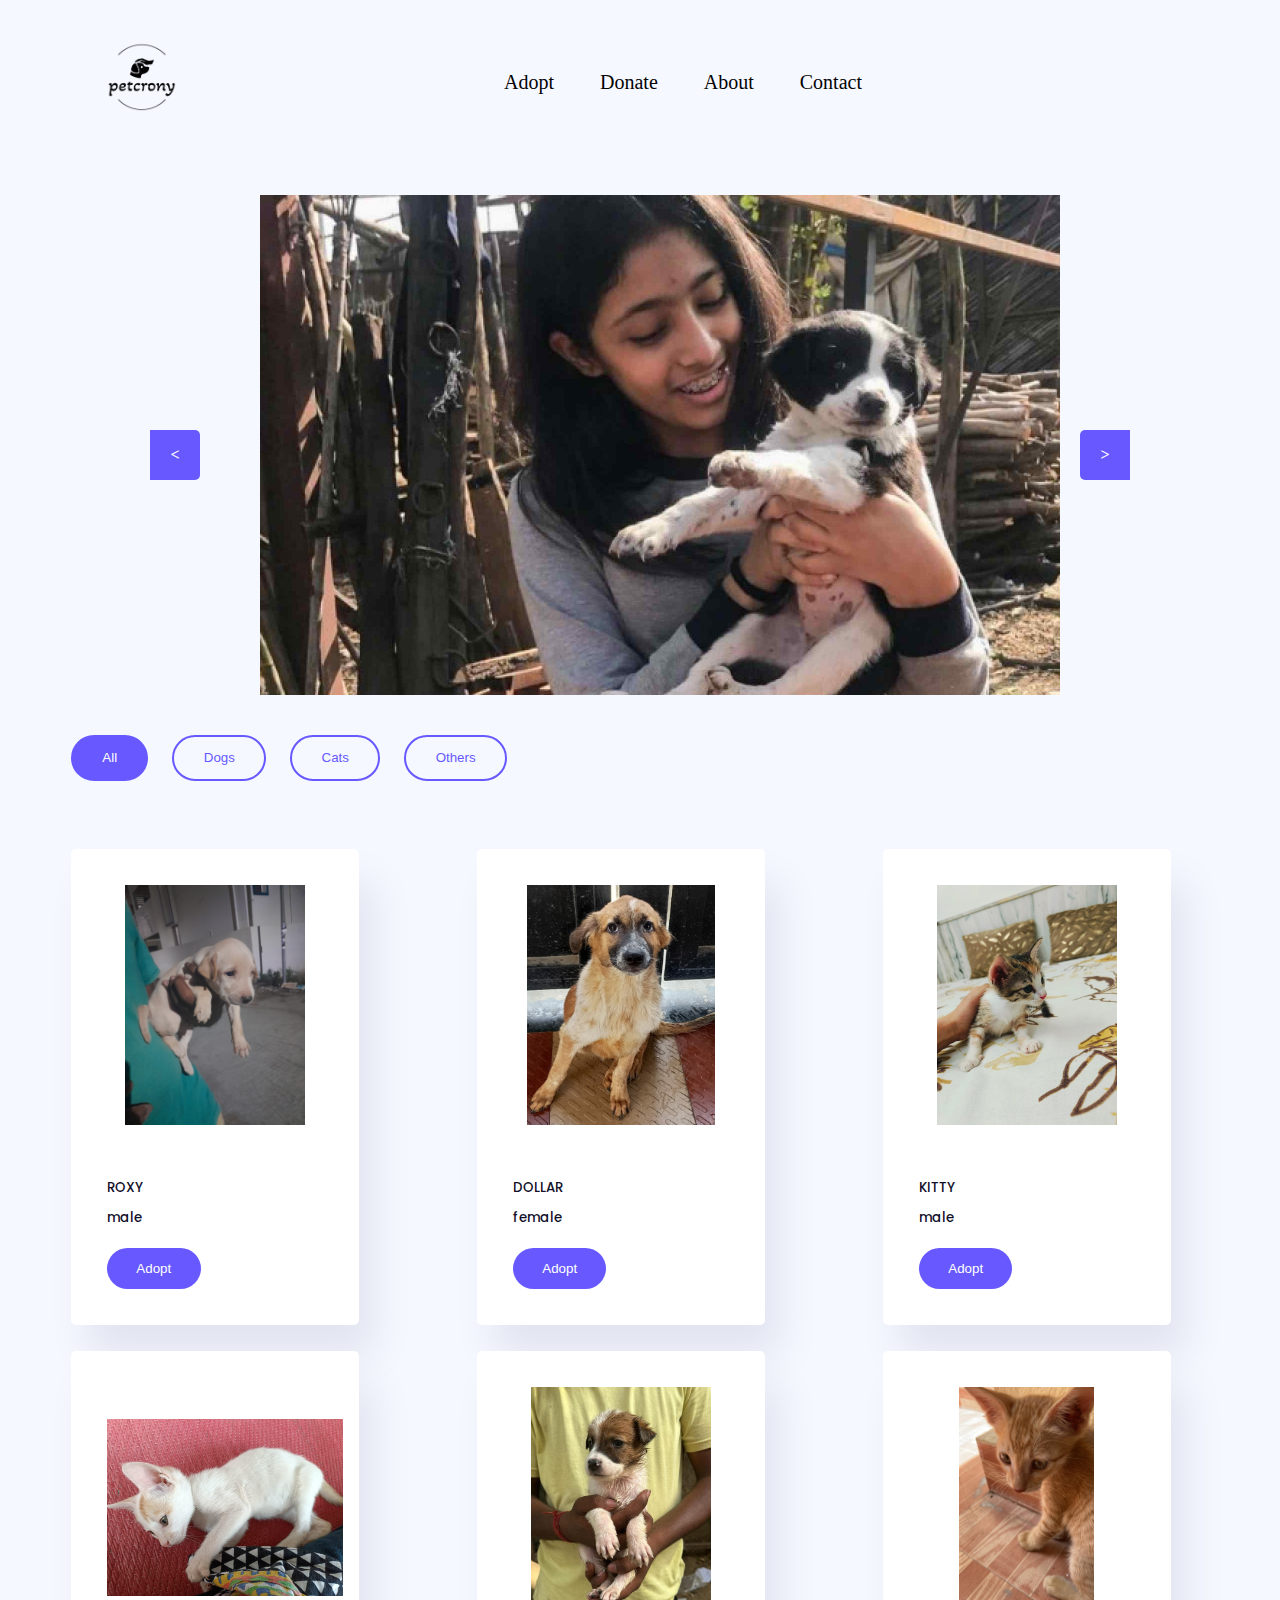
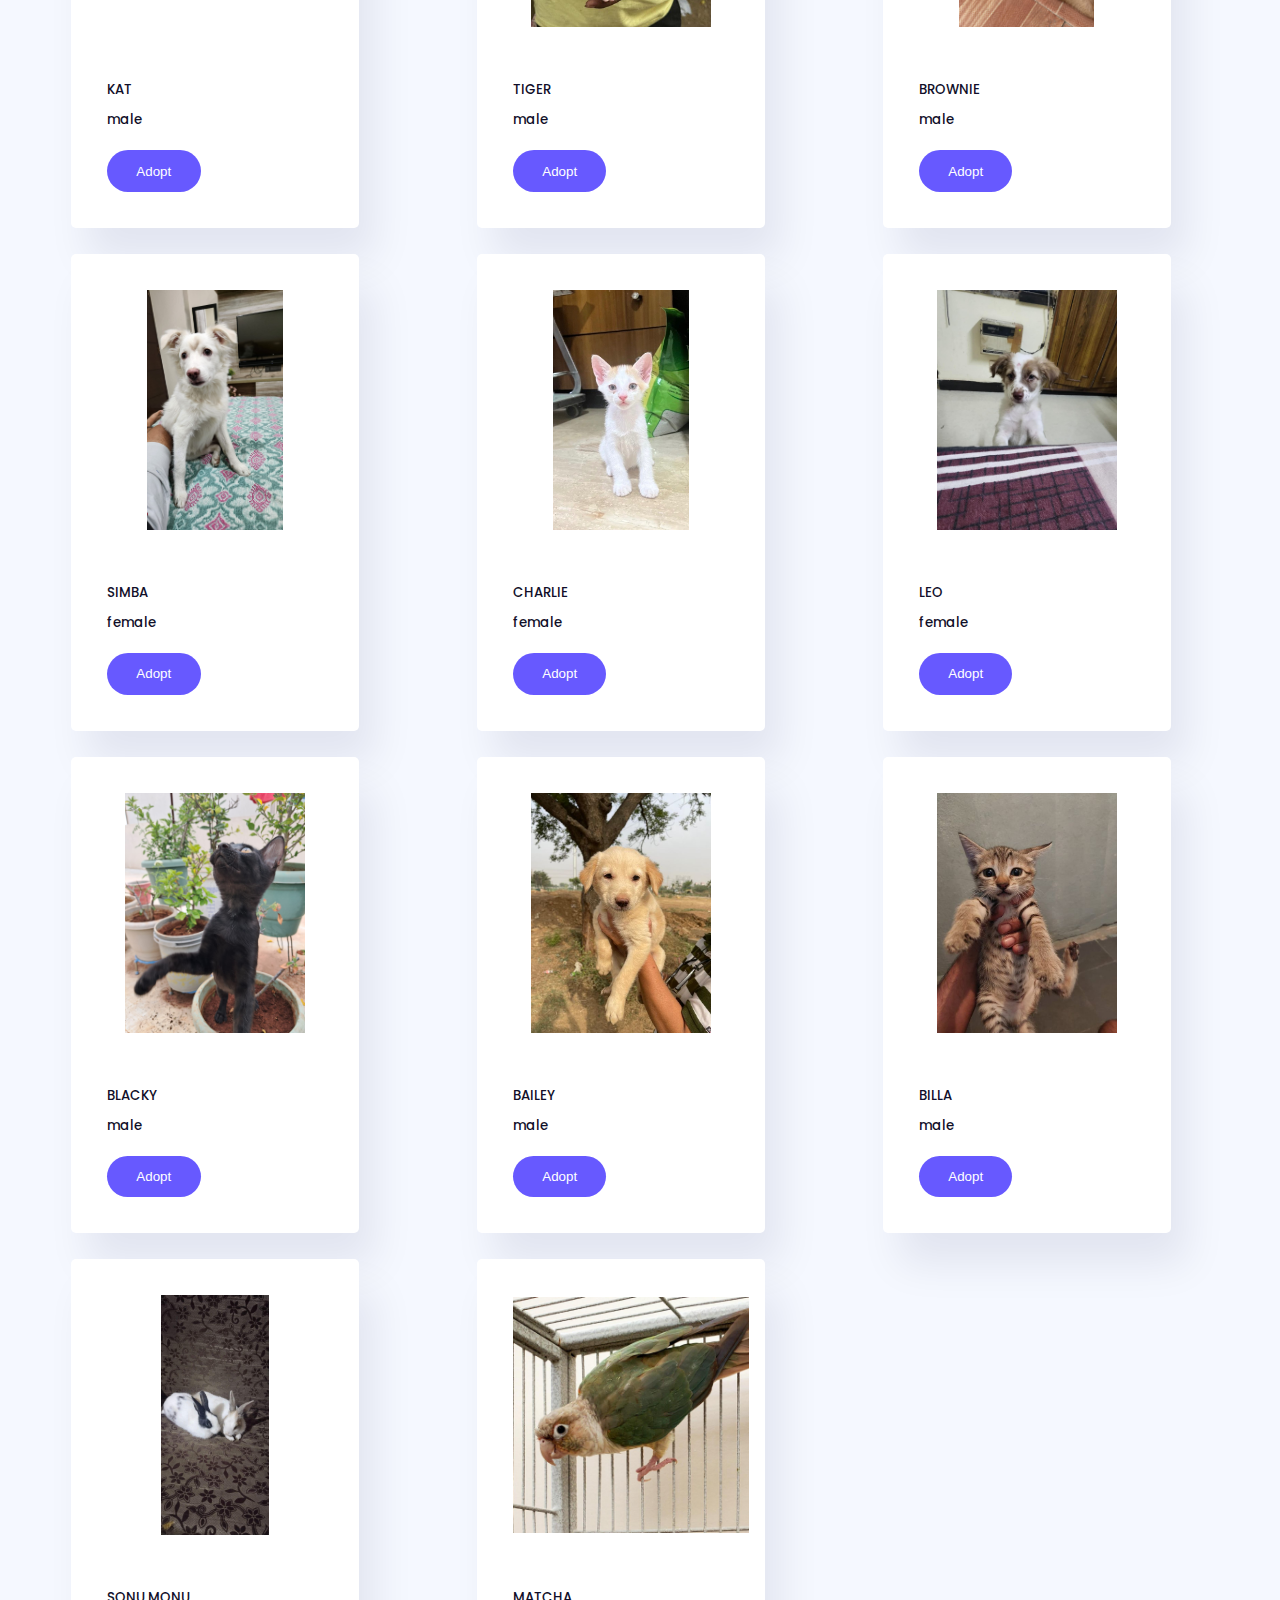
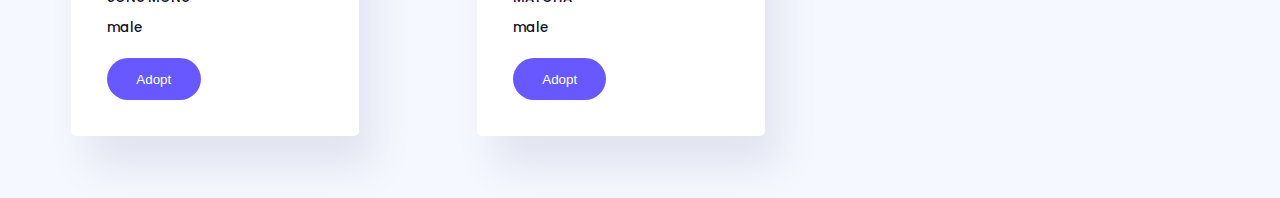
<file: pet/adopt.html>
<!DOCTYPE html>
<html lang="en">
  <head>
    <meta name="viewport" content="width=device-width, initial-scale=1.0" />
    <title>Product Filter And Search</title>
    <!-- Google Font -->
    <link
      href="https://fonts.googleapis.com/css2?family=Poppins:wght@400;500&display=swap"
      rel="stylesheet"
    />
    <!-- Stylesheet -->
    <link rel="stylesheet" href="adp.css" />
  </head>
  <body>
    <header class="header">
      <!-- Logo -->
      <div class="logo">
        <a href="#">
          <img src="img/logop.png" alt="Logo">
        </a>
      </div>
    
      <!-- Navigation -->
      <nav class="nav">
        <ul>
          <li><a href="#">Adopt</a></li>
          <li><a href="#">Donate</a></li>
          <li><a href="#">About</a></li>
          <li><a href="#">Contact</a></li>
        </ul>
      </nav>
    </header>
    <div class="main">
      <div class="slide">
          <img src="img/adp1.jpeg" alt="nature">
      </div>
      <div class="slide">
          <img src="img/adp2.jpg" alt="nature">
      </div>
      <div class="slide">
          <img src="img/adp3.jpg" alt="nature">
      </div>
  
      <span class="left" onclick="plusSlides(-1)"><</span>
      <span class="right" onclick="plusSlides(1)">></span>
  </div>

    <div class="wrapper">
      <div id="buttons">
        <button class="button-value" onclick="filterProduct('all')">All</button>
        <button class="button-value" onclick="filterProduct('Dog')">
          Dogs
        </button>
        <button class="button-value" onclick="filterProduct('Cat')">
          Cats
        </button>
        <button class="button-value" onclick="filterProduct('Other')">
            Others
          </button>
      </div>
      <div id="products"></div>
    </div>
    <!-- Script -->
    <script src="adopt.js"></script>
  </body>
</html>
</file>
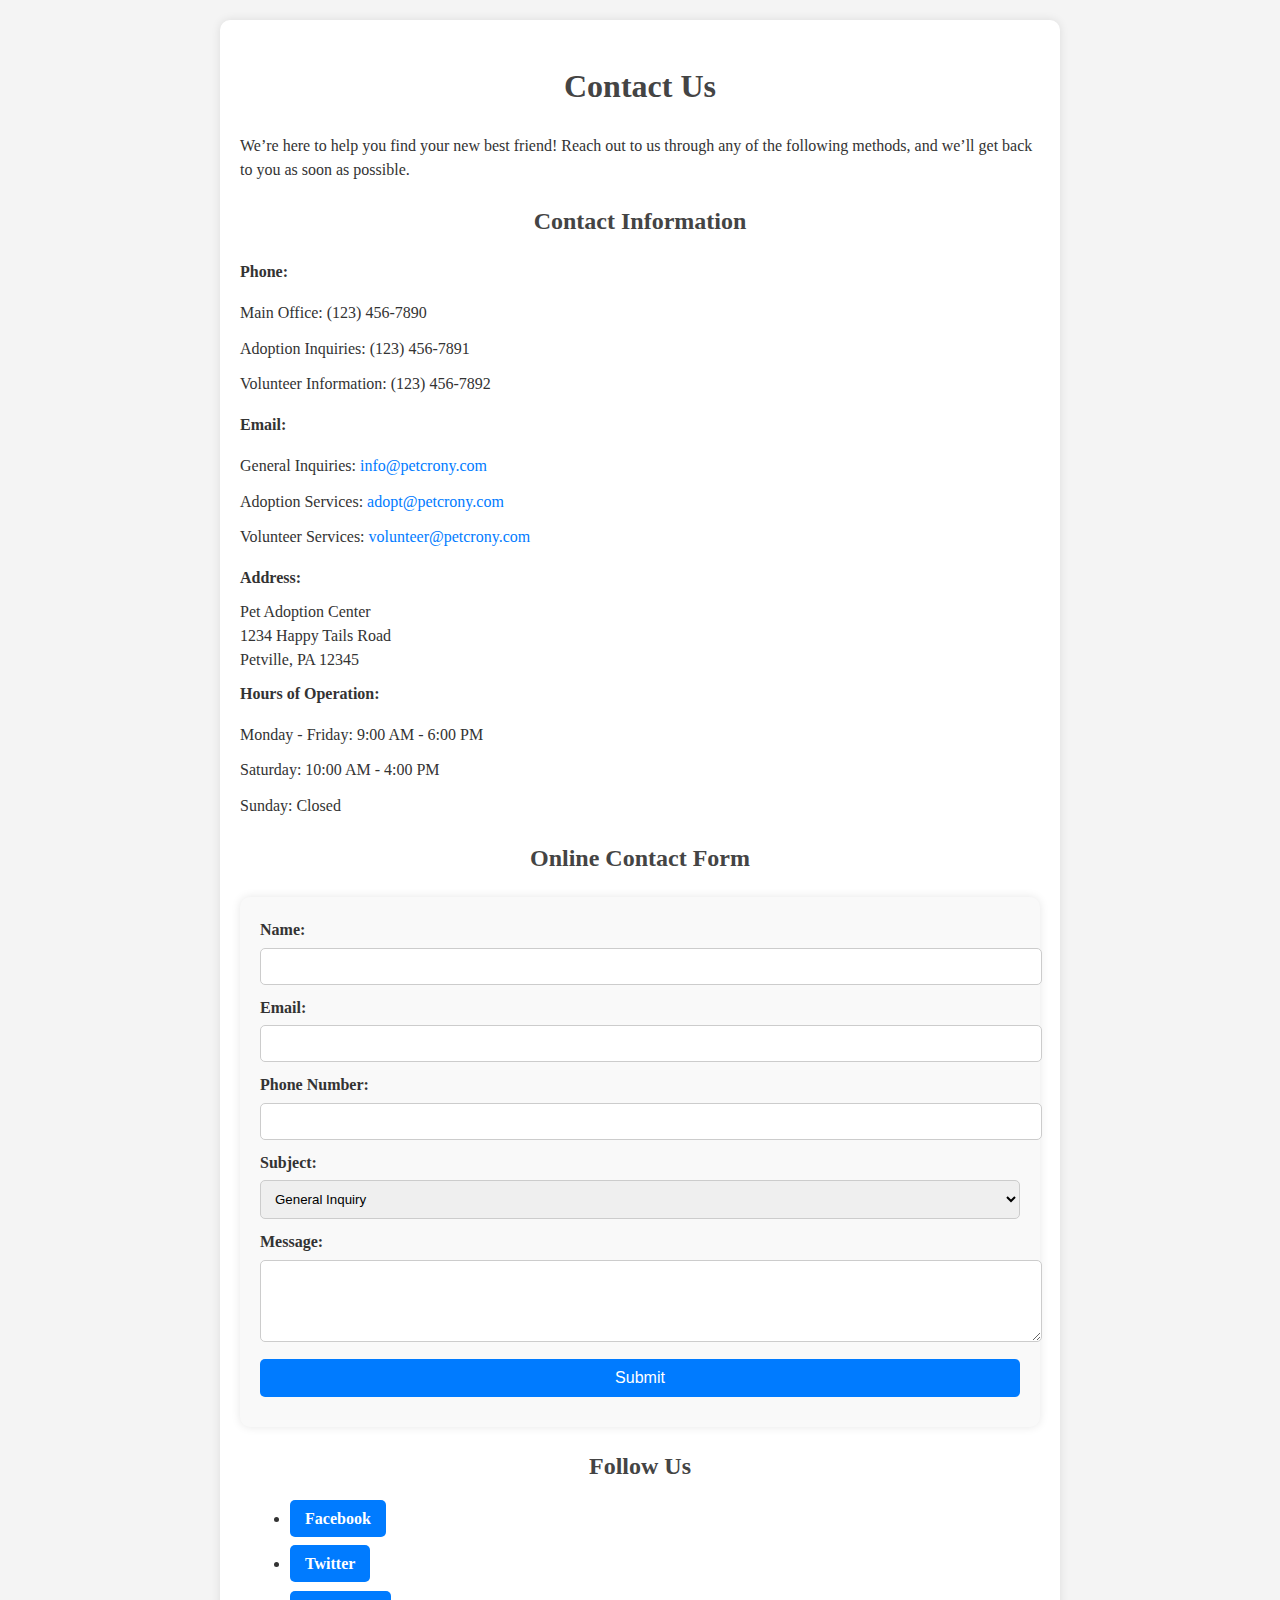
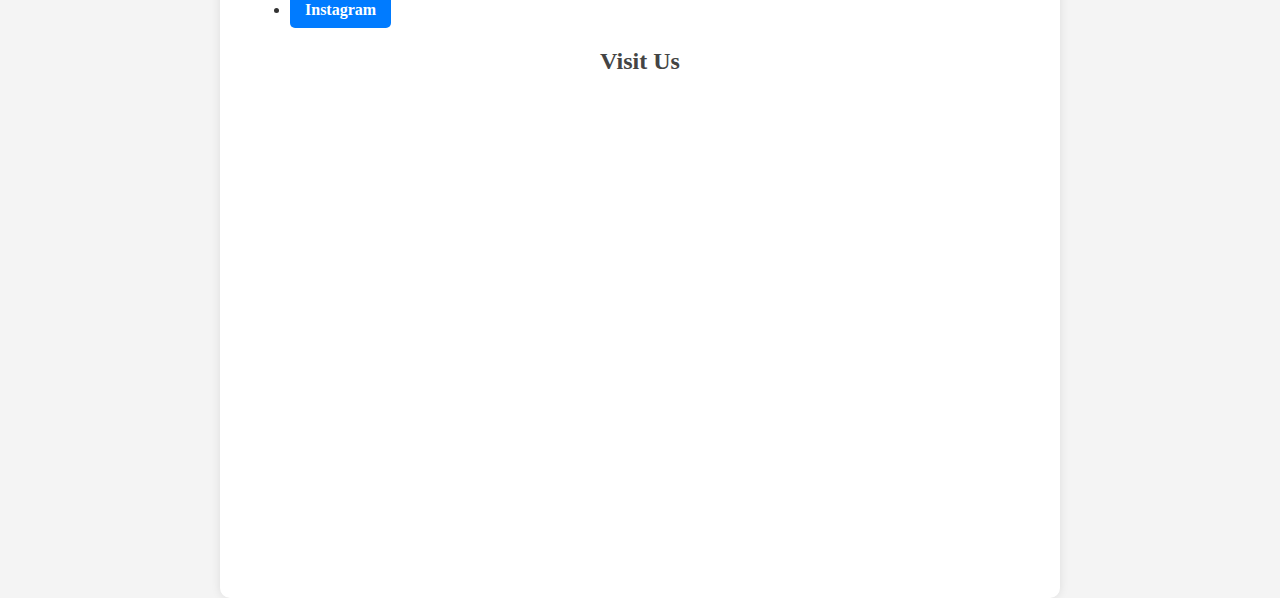
<file: pet/contact.html>
<!DOCTYPE html>
<html lang="en">
<head>
    <meta charset="UTF-8">
    <meta name="viewport" content="width=device-width, initial-scale=1.0">
    <title>Contact Us - Pet Adoption</title>
    <link rel="stylesheet" href="cont.css">
</head>
<body>
    <div class="container">
        <h1>Contact Us</h1>
        <p>We’re here to help you find your new best friend! Reach out to us through any of the following methods, and we’ll get back to you as soon as possible.</p>

        <h2>Contact Information</h2>
        <div class="contact-info">
            <p><strong>Phone:</strong></p>
            <ul>
                <li>Main Office: (123) 456-7890</li>
                <li>Adoption Inquiries: (123) 456-7891</li>
                <li>Volunteer Information: (123) 456-7892</li>
            </ul>

            <p><strong>Email:</strong></p>
            <ul>
                <li>General Inquiries: <a href="mailto:info@petadoption.com">info@petcrony.com</a></li>
                <li>Adoption Services: <a href="mailto:adopt@petadoption.com">adopt@petcrony.com</a></li>
                <li>Volunteer Services: <a href="mailto:volunteer@petadoption.com">volunteer@petcrony.com</a></li>
            </ul>

            <p><strong>Address:</strong></p>
            <p>Pet Adoption Center<br>1234 Happy Tails Road<br>Petville, PA 12345</p>

            <p><strong>Hours of Operation:</strong></p>
            <ul>
                <li>Monday - Friday: 9:00 AM - 6:00 PM</li>
                <li>Saturday: 10:00 AM - 4:00 PM</li>
                <li>Sunday: Closed</li>
            </ul>
        </div>

        <h2>Online Contact Form</h2>
        <form id="contactForm">
            <label for="name">Name:</label>
            <input type="text" id="name" name="name" required>

            <label for="email">Email:</label>
            <input type="email" id="email" name="email" required>

            <label for="phone">Phone Number:</label>
            <input type="tel" id="phone" name="phone">

            <label for="subject">Subject:</label>
            <select id="subject" name="subject" required>
                <option value="general">General Inquiry</option>
                <option value="adoption">Adoption Inquiry</option>
                <option value="volunteer">Volunteer Inquiry</option>
                <option value="other">Other</option>
            </select>

            <label for="message">Message:</label>
            <textarea id="message" name="message" rows="4" required></textarea>

            <button type="submit">Submit</button>
        </form>

        <h2>Follow Us</h2>
        <ul class="social-media">
            <li><a href="http://facebook.com/petadoption" target="_blank">Facebook</a></li>
            <li><a href="http://twitter.com/petadoption" target="_blank">Twitter</a></li>
            <li><a href="http://instagram.com/petadoption" target="_blank">Instagram</a></li>
        </ul>

        <h2>Visit Us</h2>
        <div class="map">
            <iframe src="https://www.google.com/maps/embed?pb=!1m18!1m12!1m3!1d3153.219261659672!2d-122.41941568468164!3d37.77492927975942!2m3!1f0!2f0!3f0!3m2!1i1024!2i768!4f13.1!3m3!1m2!1s0x8085818a5d9e80df%3A0x8d0e8e6c2b7750!2sPet%20Adoption%20Center!5e0!3m2!1sen!2sus!4v1598361501042!5m2!1sen!2sus" width="600" height="450" frameborder="0" style="border:0;" allowfullscreen="" aria-hidden="false" tabindex="0"></iframe>
        </div>
    </div>

    <script src="contact.js"></script>
</body>
</html>
</file>
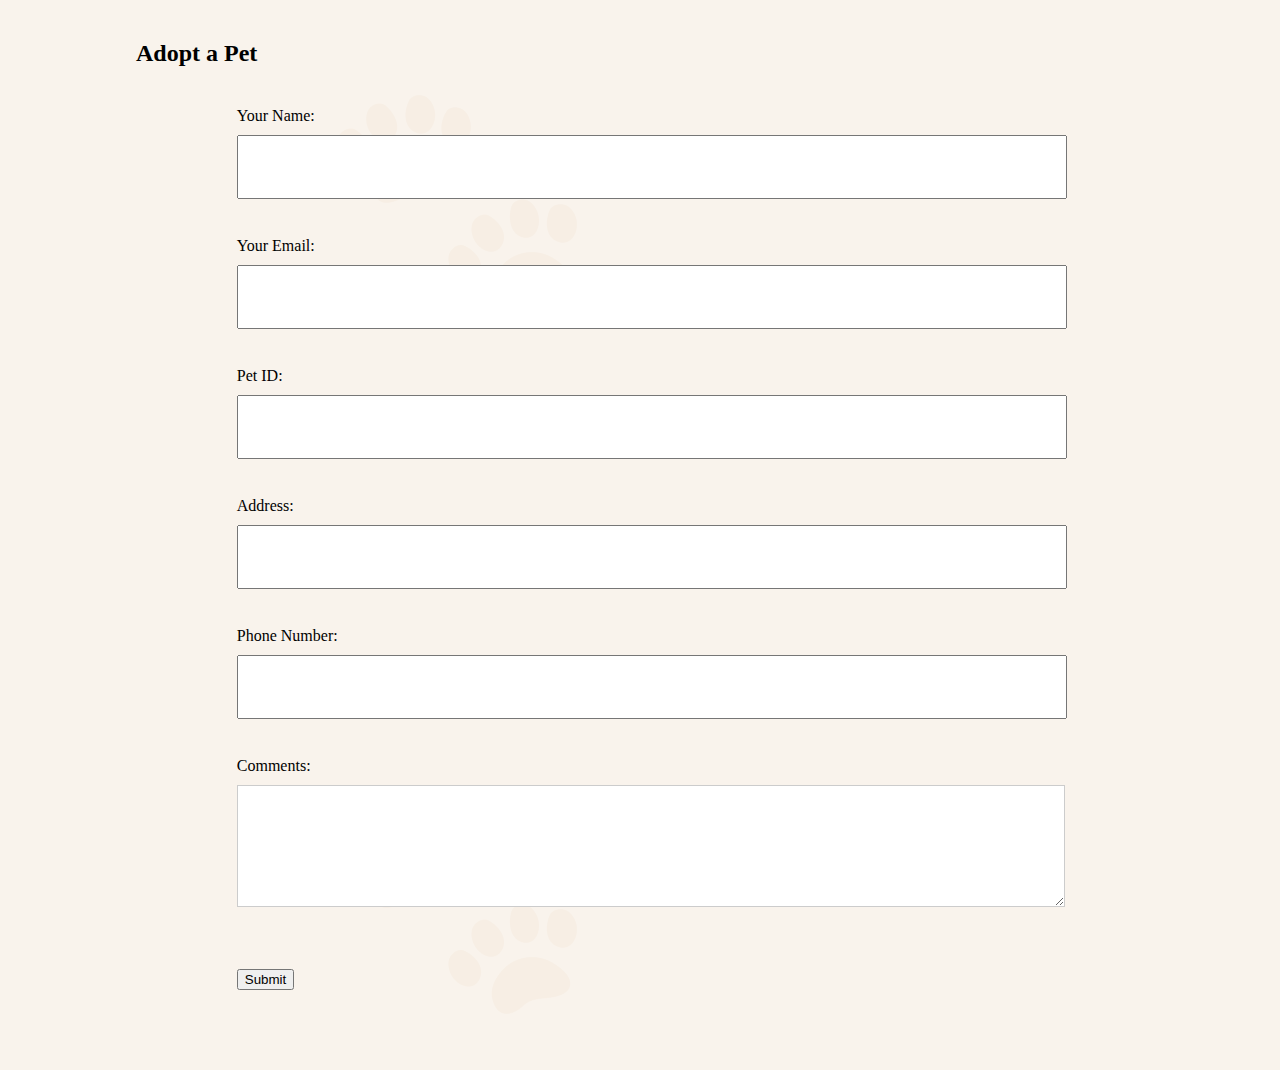
<file: pet/form.html>
<!DOCTYPE html>
<html lang="en">
<head>
    <meta charset="UTF-8">
    <meta name="viewport" content="width=device-width, initial-scale=1.0">
    <title>Adoption Form</title>
    <link rel="stylesheet" href="form.css">
</head>
<body>
    <main>
        <section id="adoption-form">
            <h2>Adopt a Pet</h2>
            <form id="adoption-form">
                <label for="name">Your Name:</label>
                <input type="text" id="name" name="name"><br><br>
                <label for="email">Your Email:</label>
                <input type="email" id="email" name="email"><br><br>
                <label for="pet-id">Pet ID:</label>
                <input type="number" id="pet-id" name="pet-id"><br><br>
                <label for="address">Address:</label>
                <input type="text" id="address" name="address"><br><br>
                <label for="phone">Phone Number:</label>
                <input type="tel" id="phone" name="phone"><br><br>
                <label for="comments">Comments:</label>
                <textarea id="comments" name="comments"></textarea><br><br>
                <button id="submit-adoption">Submit</button>
            </form>
        </section>
    </main>
    <script src="form.js"></script>
</body>
</html>
</file>
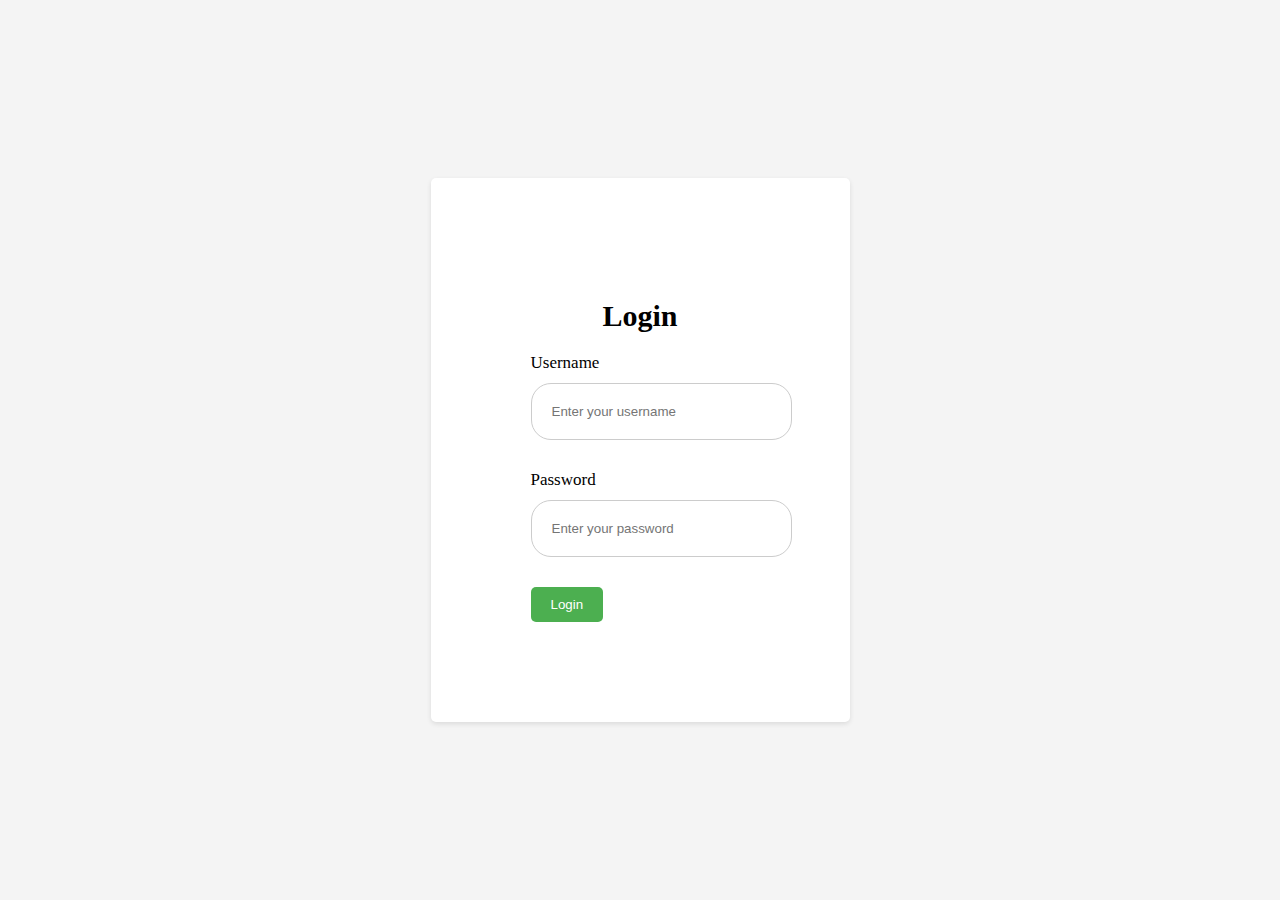
<file: pet/login.html>
<!DOCTYPE html>
<html lang="en">
<head>
    <meta charset="UTF-8">
    <meta name="viewport" content="width=device-width, initial-scale=1.0">
    <title>Login Page</title>
    <link rel="stylesheet" href="log.css">
</head>
<body>
    <div class="login-container">
        <form class="login-form" action="#">
            <h1>Login</h1>
            <div class="form-group">
                <label for="username">Username</label>
                <input type="text" id="username" name="username" placeholder="Enter your username">
            </div>
            <div class="form-group">
                <label for="password">Password</label>
                <input type="password" id="password" name="password" placeholder="Enter your password">
            </div>
            <!-- Include the login button -->
            <button type="button" class="login-btn" onclick="location.href='index.html'">Login</button>
        </form>
    </div>
</body>
</html>
</file>
<file: pet/adp.css>
* {
    padding: 0;
    margin: 10px;
    box-sizing: border-box;
    border: none;
    outline: none;
  }
  body {
    background-color: #f5f8ff;
  }

  .header {
    display: flex;
    justify-content: space-between;
    align-items: center;
    padding: 0;
    font-family: cursive;
    font-size: 20px;
    width: 70%;
  }
  
  .logo {
    margin-left: 3rem;
  }
  
  .logo img {
    width: 6rem;
    height: 5rem;
    border-radius: 50%;
  }
  
  .nav {
    display: flex;
    justify-content: space-between;
    align-items: center;
  }
  
  .nav ul {
    list-style: none;
    margin: 0;
    padding: 0;
    display: flex;
  }
  
  .nav li {
    margin-right: 1rem;
  }
  
  .nav a {
    color: #030303;
    text-decoration: none;
  }
  
  .nav a:hover {
    color:  #6759ff;
  }
 
  .main{
    width: 1000px;
    height: 500px;
    position: relative;
    margin-top: 0px;
    margin: 40px auto;
}

.slide{
    width: 100%;
    height: 100%;
    animation-name: fade;
    animation-duration: 3s;
}

.slide img{
    width: 100%;
    height: 100%;
    border-radius: 8px;
}
.main .left, .main .right{
    position: absolute;
    width: 50px;
    height: 50px;
    background-color:  #6759ff;
    color: #ffffff;
    text-align: center;
    line-height: 50px;
    top: 235px;
    font-weight: 700;
    cursor: pointer;
}

.main .left{
    left: 0px;
    border-top-right-radius: 5px;
    border-bottom-right-radius: 5px;
}
.main .right{
    right: 0px;
    border-top-left-radius: 5px;
    border-bottom-left-radius: 5px;
}

@keyframes fade {
from {opacity: .4} 
to {opacity: 1}
}
  .wrapper {
    width: 95%;
    margin: 0 auto;
    font-family: "poppins","sans-serif";
  }
  
  .button-value {
    border: 2px solid #6759ff;
    padding: 1em 2.2em;
    border-radius: 3em;
    background-color: transparent;
    color: #6759ff;
    cursor: pointer;
  }
  .active {
    background-color: #6759ff;
    color: #ffffff;
  }
  #products {
    display: grid;
    grid-template-columns: auto auto auto;
    grid-column-gap: 1.5em;
    padding: 2em 0;
  }
  .card {
    background-color: #ffffff;
    max-width: 18em;
    margin-top: 1em;
    padding: 1em;
    border-radius: 5px;
    box-shadow: 1em 2em 2.5em rgba(1, 2, 68, 0.08);
  }
  .image-container {
    text-align: center;
  }
  img {
    max-width: 100%;
    object-fit: contain;
    height: 15em;
  }
  .container {
    padding-top: 1em;
    color: #110f29;
  }
  .container h5 {
    font-weight: 500;
  }
  .hide {
    display: none;
  }
  .adopt-button {
    background-color: #6759ff;
    color: #ffffff;
    border: none;
    padding: 1em 2.2em;
    border-radius: 3em;
    cursor: pointer;
}

.adopt-button:hover {
    background-color: #4c4c4c;
}
  @media screen and (max-width: 720px) {
    img {
      max-width: 100%;
      object-fit: contain;
      height: 10em;
    }
    .card {
      max-width: 10em;
      margin-top: 1em;
    }
    #products {
      grid-template-columns: auto auto;
      grid-column-gap: 1em;
    }
  }
</file>
<file: pet/cont.css>
/* General Styles */
body {
    font-family: cursive;
    line-height: 1.6;
    background-color: #f4f4f4;
    margin: 0;
    padding: 0;
    color: #333;
}

.container {
    max-width: 800px;
    margin: 0 auto;
    padding: 20px;
    background-color: #fff;
    box-shadow: 0 0 10px rgba(0, 0, 0, 0.1);
    border-radius: 10px;
    margin-top: 20px;
}

h1, h2 {
    color: #444;
    text-align: center;
}

p {
    line-height: 1.5;
    margin: 10px 0;
}

/* Contact Information */
.contact-info ul {
    list-style: none;
    padding: 0;
}

.contact-info li {
    margin: 10px 0;
}

.contact-info a {
    color: #007BFF;
    text-decoration: none;
}

.contact-info a:hover {
    text-decoration: underline;
}

/* Form Styles */
form {
    background: #f9f9f9;
    padding: 20px;
    border-radius: 10px;
    box-shadow: 0 0 10px rgba(0, 0, 0, 0.1);
    margin-top: 20px;
}

form label {
    display: block;
    margin-bottom: 5px;
    font-weight: bold;
}

form input, form select, form textarea, form button {
    width: 100%;
    padding: 10px;
    margin-bottom: 10px;
    border-radius: 5px;
    border: 1px solid #ccc;
}

form input:focus, form select:focus, form textarea:focus {
    border-color: #007BFF;
    outline: none;
}

form button {
    background: #007BFF;
    color: #fff;
    cursor: pointer;
    border: none;
    font-size: 16px;
}

form button:hover {
    background: #0056b3;
}

/* Social Media Links */
.social-media ul {
    list-style: none;
    padding: 0;
    display: flex;
    justify-content: center;
    margin: 20px 0;
}

.social-media li {
    margin: 0 10px;
    margin-top: 20px;
}

.social-media a {
    color: #fff;
    background: #007BFF;
    padding: 10px 15px;
    border-radius: 5px;
    text-decoration: none;
    font-weight: bold;
}

.social-media a:hover {
    background: #0056b3;
}

/* Map */
.map iframe {
    width: 100%;
    height: 450px;
    border: 0;
    border-radius: 10px;
    margin-top: 20px;
}

/* Responsive Styles */
@media (max-width: 600px) {
    .container {
        padding: 10px;
    }

    form input, form select, form textarea, form button {
        padding: 8px;
        font-size: 14px;
    }

    .social-media a {
        padding: 8px 10px;
        font-size: 14px;
    }
}
</file>
<file: pet/form.css>
body {
    font-family: cursive;
    margin: 10px;
    padding: 0;
    background-image: url("images/background-img.png");
}

#adoption-form {
    width: 80%;
    margin: 20px auto;
    padding: 20px;    
    
}

#adoption-form h2 {
    margin-top: 0;
}

label {
    display: block;
    margin-bottom: 10px;
}

input[type="text"], input[type="email"], input[type="number"], input[type="tel"] {
    width: 100%;
    height: 40px;
    margin-bottom: 20px;
    padding: 10px;

}

textarea {
    width: 100%;
    height: 100px;
    margin-bottom: 20px;
    padding: 10px;
    border: 1px solid #ccc;
}

button[type="submit"] {
    width: 100%;
    height: 60px;
    margin-bottom: 20px;
    padding: 10px;
    background-color: #4CAF50;
    color: #fff;
    border: none;
    border-radius: 5px;
    cursor: pointer;
}

button[type="submit"]:hover {
    background-color: #3e8e41;
}

#submit-adoption {
    margin-top: 20px;
}
</file>
<file: pet/log.css>
body {
    font-family: cursive;
    margin: 0;
    padding: 0;
    display: flex;
    font-size: 15px;
    justify-content: center;
    align-items: center;
    height: 100vh;
    background-color: #f4f4f4;
}

.login-container {
    background-color: #fff;
    padding: 100px;
    border-radius: 5px;
    box-shadow: 0 2px 5px rgba(0, 0, 0, 0.1);
}

.login-form {
    max-width: 300px;
    margin: 0 auto;
    align-items: center;
}

.login-form h1 {
    margin-bottom: 20px;
    text-align: center;
}

.form-group {
    margin-bottom: 30px;
}

.form-group label {
    display: block;
    margin-bottom: 10px;
    font-size: 17px;
}

.form-group input {
    width: 100%;
    padding: 20px;
    border: 1px solid #ccc;
    border-radius: 20px;
}

/* Style the login button */
button[type="button"] {
    background-color: #4CAF50;
    color: #fff;
    padding: 10px 20px;
    border: none;
    border-radius: 5px;
    cursor: pointer;
  }
  .login-btn:hover {
    background-color: #3e8e41;
  }
</file>
